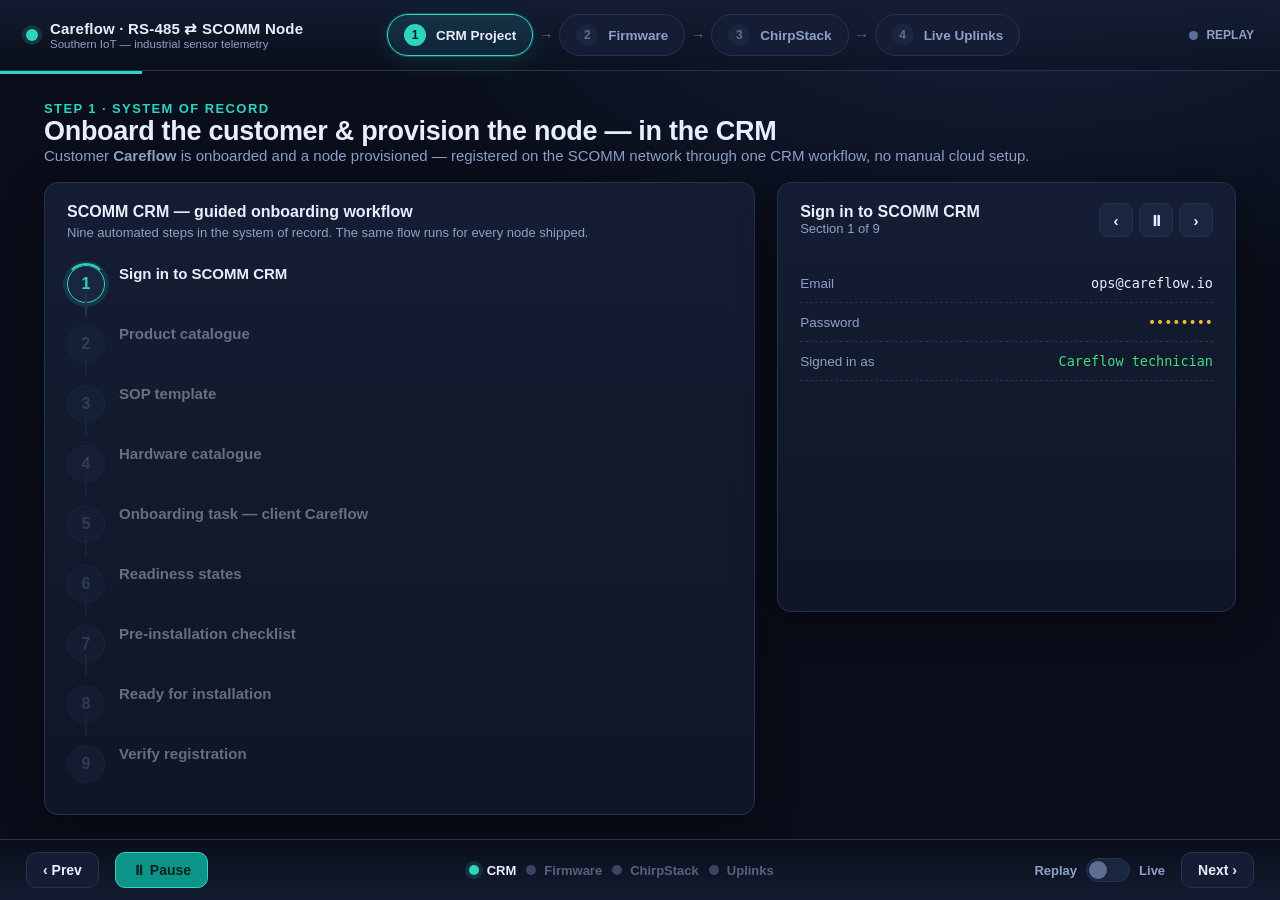
<file: presentation/index.html>
<!DOCTYPE html>
<html lang="en">
<head>
<meta charset="UTF-8" />
<meta name="viewport" content="width=device-width, initial-scale=1.0" />
<title>Careflow RS-485 SCOMM Node — Workflow Presentation</title>
<!--
  Self-contained, zero-dependency presentation for non-technical staff (ops / sales / marketing).
  Walks the full product workflow: CRM project init (Careflow) → firmware → ChirpStack → live uplinks.
  All numbers are REAL values captured by the rak3112-rs485-node project (see README.md).
  Optional live mode: drop a presentation/config.js defining window.LIVE — absent => replay only.
-->
<style>
  :root {
    --bg:        #0a0e1a;
    --bg2:       #0f1626;
    --panel:     #141d33;
    --panel2:    #1a2540;
    --line:      #243352;
    --ink:       #e8eefc;
    --muted:     #8ea0c6;
    --dim:       #5d6f96;
    --teal:      #2dd4bf;
    --teal-d:    #0d9488;
    --blue:      #4f9cff;
    --green:     #46d97f;
    --amber:     #f5b942;
    --red:       #ff6b6b;
    --violet:    #a78bfa;
    --shadow:    0 10px 40px rgba(0,0,0,.45);
    --r:         14px;
  }
  * { box-sizing: border-box; }
  html, body { height: 100%; margin: 0; }
  body {
    background: radial-gradient(1200px 700px at 80% -10%, #16223f 0%, var(--bg) 55%), var(--bg);
    color: var(--ink);
    font-family: -apple-system, BlinkMacSystemFont, "Segoe UI", Roboto, Helvetica, Arial, sans-serif;
    font-size: 16px;
    overflow: hidden;
    -webkit-font-smoothing: antialiased;
  }
  .app { display: flex; flex-direction: column; height: 100vh; }

  /* ---------- top ribbon ---------- */
  header.ribbon {
    display: flex; align-items: center; gap: 18px;
    padding: 14px 26px; border-bottom: 1px solid var(--line);
    background: linear-gradient(180deg, rgba(20,29,51,.9), rgba(10,14,26,.4));
  }
  .brand { display: flex; align-items: center; gap: 12px; min-width: 270px; }
  .brand .dot { width: 12px; height: 12px; border-radius: 50%; background: var(--teal);
    box-shadow: 0 0 0 4px rgba(45,212,191,.18); animation: pulse 2.4s infinite; }
  .brand b { font-size: 15px; letter-spacing: .2px; }
  .brand span { display: block; font-size: 11.5px; color: var(--muted); font-weight: 500; }
  @keyframes pulse { 0%,100%{ box-shadow:0 0 0 4px rgba(45,212,191,.18);} 50%{ box-shadow:0 0 0 9px rgba(45,212,191,0);} }

  .pipeline { display: flex; align-items: center; gap: 6px; flex: 1; justify-content: center; }
  .stage {
    display: flex; align-items: center; gap: 10px; padding: 9px 16px; border-radius: 999px;
    border: 1px solid var(--line); background: var(--panel); color: var(--muted);
    font-weight: 600; font-size: 13.5px; white-space: nowrap; transition: all .4s ease;
  }
  .stage .n { width: 22px; height: 22px; border-radius: 50%; display: grid; place-items: center;
    background: var(--panel2); color: var(--dim); font-size: 12px; font-weight: 700; }
  .stage.active { border-color: var(--teal); color: var(--ink); background: linear-gradient(180deg,#163243,#10243a);
    box-shadow: 0 0 0 1px rgba(45,212,191,.3), 0 8px 24px rgba(45,212,191,.12); }
  .stage.active .n { background: var(--teal); color: #04221d; }
  .stage.done { color: var(--green); border-color: rgba(70,217,127,.4); }
  .stage.done .n { background: rgba(70,217,127,.16); color: var(--green); }
  .arr { color: var(--dim); font-size: 14px; }

  .mode-pill { display:flex; align-items:center; gap:8px; min-width: 150px; justify-content:flex-end; }
  .mode-pill .live-led { width:9px; height:9px; border-radius:50%; background:var(--dim); }
  .mode-pill.is-live .live-led { background: var(--red); animation: pulse 1.2s infinite; }
  .mode-pill small { color: var(--muted); font-weight:600; font-size:12px; }

  /* ---------- scene area ---------- */
  main { position: relative; flex: 1; overflow: hidden; }
  .scene {
    position: absolute; inset: 0; padding: 30px 44px;
    opacity: 0; transform: translateY(14px); pointer-events: none;
    transition: opacity .5s ease, transform .5s ease; overflow: auto;
  }
  .scene.show { opacity: 1; transform: none; pointer-events: auto; }
  .scene-head { display: flex; align-items: baseline; gap: 16px; margin-bottom: 18px; }
  .scene-head h1 { margin: 0; font-size: 27px; letter-spacing: -.3px; }
  .scene-head .kicker { color: var(--teal); font-weight: 700; font-size: 13px; text-transform: uppercase; letter-spacing: 1.4px; }
  .scene-head p { margin: 0; color: var(--muted); font-size: 15px; }

  .grid { display: grid; gap: 22px; }
  .card {
    background: linear-gradient(180deg, var(--panel), var(--bg2));
    border: 1px solid var(--line); border-radius: var(--r); padding: 20px 22px; box-shadow: var(--shadow);
  }
  .card h3 { margin: 0 0 4px; font-size: 16px; }
  .card .sub { color: var(--muted); font-size: 13px; margin-bottom: 14px; }

  /* ---------- scene 1: CRM stepper ---------- */
  .crm-grid { grid-template-columns: 1.55fr 1fr; align-items: start; }
  .stepper { list-style: none; margin: 0; padding: 0; }
  .step { display: grid; grid-template-columns: 38px 1fr; gap: 14px; padding: 11px 0; position: relative; opacity: .4; transition: opacity .4s; }
  .step:not(:last-child)::before { content:""; position:absolute; left:18px; top:40px; bottom:-2px; width:2px; background: var(--line); }
  .step.run, .step.done { opacity: 1; }
  .step .ic { width: 38px; height: 38px; border-radius: 50%; display: grid; place-items: center;
    background: var(--panel2); border: 1px solid var(--line); font-weight: 700; color: var(--dim); transition: all .4s; }
  .step.run .ic { border-color: var(--teal); color: var(--teal); box-shadow: 0 0 0 4px rgba(45,212,191,.14); }
  .step.run .ic::after { content:""; position:absolute; width:38px; height:38px; border-radius:50%;
    border:2px solid transparent; border-top-color: var(--teal); animation: spin .8s linear infinite; }
  .step.done .ic { background: rgba(70,217,127,.16); border-color: rgba(70,217,127,.5); color: var(--green); }
  @keyframes spin { to { transform: rotate(360deg); } }
  .step .t { font-weight: 650; font-size: 15px; }
  .step .d { color: var(--muted); font-size: 13px; margin-top: 2px; }
  .substates { display: flex; flex-wrap: wrap; gap: 7px; margin-top: 9px; }
  .substates span { font-size: 11px; padding: 4px 9px; border-radius: 6px; background: var(--panel2);
    color: var(--dim); border: 1px solid var(--line); transition: all .35s; font-weight: 600; letter-spacing:.2px; }
  .substates span.on { color: var(--green); border-color: rgba(70,217,127,.45); background: rgba(70,217,127,.1); }

  .id-card .row { display: flex; justify-content: space-between; align-items: center; gap: 14px;
    padding: 11px 0; border-bottom: 1px dashed var(--line); }
  .id-card .row:last-child { border-bottom: 0; }
  .id-card .k { color: var(--muted); font-size: 13px; }
  .id-card .v { font-family: ui-monospace, SFMono-Regular, Menlo, monospace; font-size: 13.5px; color: var(--ink);
    opacity: 0; transform: translateX(8px); transition: all .45s; text-align: right; }
  .id-card .v.in { opacity: 1; transform: none; }
  .id-card .v.secret { color: var(--amber); }
  .id-card .v.demo::after { content:" demo"; color: var(--dim); font-size: 10px; font-family: inherit; }
  .reg-banner { margin-top: 16px; padding: 13px 16px; border-radius: 10px; display: flex; align-items: center; gap: 10px;
    background: rgba(70,217,127,.08); border: 1px solid rgba(70,217,127,.3); color: var(--green);
    font-weight: 650; opacity: 0; transform: scale(.96); transition: all .5s; }
  .reg-banner.in { opacity: 1; transform: none; }

  /* form panel (scene 1 right column) */
  .form-card { display: flex; flex-direction: column; min-height: 430px; }
  .form-head { display: flex; justify-content: space-between; align-items: flex-start; gap: 12px; }
  .form-head h3 { margin: 0; }
  .form-ctrls { display: flex; gap: 6px; align-items: center; flex-shrink: 0; }
  .fbtn { width: 34px; height: 34px; border-radius: 9px; border: 1px solid var(--line); background: var(--panel2);
    color: var(--ink); font-size: 15px; font-weight: 700; cursor: pointer; transition: all .2s; line-height: 1; }
  .fbtn:hover { border-color: var(--teal); color: var(--teal); }
  .fbtn:active { transform: translateY(1px); }
  .form-body { margin-top: 14px; flex: 1; }
  .frow { display: flex; justify-content: space-between; gap: 14px; align-items: center; padding: 11px 0;
    border-bottom: 1px dashed var(--line); opacity: 0; transform: translateY(5px); transition: all .35s; }
  .frow.in { opacity: 1; transform: none; }
  .frow .fl { color: var(--muted); font-size: 13.5px; }
  .frow .fv { font-family: ui-monospace, SFMono-Regular, Menlo, monospace; font-size: 13.5px; text-align: right; color: var(--ink); }
  .frow .fv.secret { color: var(--amber); }
  .frow .fv.ok { color: var(--green); }
  .frow .fv.demo::after { content: " demo"; color: var(--dim); font-size: 10px; font-family: -apple-system, sans-serif; }
  .checks { display: grid; grid-template-columns: 1fr 1fr; gap: 9px 18px; margin: 2px 0 6px; }
  .chk-item { display: flex; align-items: center; gap: 9px; font-size: 13px; color: var(--muted);
    opacity: 0; transform: translateY(5px); transition: all .3s; }
  .chk-item.in { opacity: 1; transform: none; }
  .chk-item i { width: 18px; height: 18px; border-radius: 5px; background: rgba(70,217,127,.16);
    color: var(--green); display: grid; place-items: center; font-style: normal; font-size: 11px; font-weight: 800; }

  /* ---------- scene 2: firmware ---------- */
  .flow { display: flex; align-items: stretch; gap: 0; margin: 6px 0 8px; }
  .flow .node { flex: 1; text-align: center; padding: 16px 8px; border-radius: 12px; background: var(--panel2);
    border: 1px solid var(--line); opacity: .35; transform: translateY(6px); transition: all .45s; }
  .flow .node.in { opacity: 1; transform: none; border-color: var(--teal); }
  .flow .node .ico { font-size: 26px; }
  .flow .node .nm { font-weight: 700; font-size: 13.5px; margin-top: 6px; }
  .flow .node .ds { font-size: 11.5px; color: var(--muted); margin-top: 2px; }
  .flow .pipe { width: 42px; align-self: center; height: 2px; background: var(--line); position: relative; }
  .flow .pipe.in { background: var(--teal); }
  .flow .pipe.in::after { content:"›"; position:absolute; right:-4px; top:-12px; color: var(--teal); font-size: 20px; }

  .comp-grid { grid-template-columns: repeat(5, 1fr); gap: 12px; margin-top: 6px; }
  .comp { padding: 13px; border-radius: 10px; background: var(--panel2); border: 1px solid var(--line);
    opacity: .35; transform: translateY(6px); transition: all .4s; }
  .comp.in { opacity: 1; transform: none; }
  .comp b { font-family: ui-monospace, monospace; font-size: 13px; color: var(--teal); }
  .comp p { margin: 5px 0 0; font-size: 12px; color: var(--muted); line-height: 1.35; }

  .ci { display: flex; align-items: center; gap: 10px; flex-wrap: wrap; }
  .ci .gate { padding: 8px 13px; border-radius: 8px; background: var(--panel2); border: 1px solid var(--line);
    font-size: 13px; font-weight: 600; color: var(--muted); opacity: .4; transition: all .4s; display:flex; gap:7px; align-items:center; }
  .ci .gate.in { opacity: 1; color: var(--green); border-color: rgba(70,217,127,.4); }
  .ci .gate .chk { color: var(--green); }
  .ci .sep { color: var(--dim); }

  .timeline { display: flex; gap: 6px; margin-top: 8px; }
  .ms { flex: 1; text-align: center; }
  .ms .bar { height: 8px; border-radius: 5px; background: var(--panel2); border: 1px solid var(--line); transition: all .4s; }
  .ms.in .bar { background: linear-gradient(90deg, var(--teal-d), var(--teal)); border-color: var(--teal); }
  .ms .lb { font-size: 11px; color: var(--muted); margin-top: 6px; font-weight: 600; }
  .ms .dt { font-size: 10px; color: var(--dim); }

  /* ---------- scene 3: chirpstack ---------- */
  .cs-table { width: 100%; border-collapse: collapse; font-size: 13.5px; }
  .cs-table th { text-align: left; color: var(--muted); font-weight: 600; padding: 9px 12px; border-bottom: 1px solid var(--line); font-size: 12px; }
  .cs-table td { padding: 12px; border-bottom: 1px solid var(--line); font-family: ui-monospace, monospace; }
  .cs-row { opacity: 0; transform: translateX(-8px); transition: all .5s; }
  .cs-row.in { opacity: 1; transform: none; }
  .badge { display: inline-block; padding: 3px 9px; border-radius: 6px; font-size: 11px; font-weight: 700; font-family: var(--font); }
  .badge.ok { background: rgba(70,217,127,.14); color: var(--green); }
  .badge.profile { background: rgba(79,156,255,.14); color: var(--blue); }

  .join { display: grid; grid-template-columns: 1fr auto 1fr; gap: 16px; align-items: center; margin: 18px 0 4px; }
  .join .ep { text-align: center; padding: 20px; border-radius: 12px; background: var(--panel2); border: 1px solid var(--line); }
  .join .ep .ico { font-size: 32px; }
  .join .ep .nm { font-weight: 700; margin-top: 8px; }
  .join .ep .ds { font-size: 12px; color: var(--muted); }
  .join .wire { position: relative; height: 90px; }
  .join .msg { position: absolute; left: 0; right: 0; text-align: center; font-size: 12px; font-weight: 700;
    padding: 6px 10px; border-radius: 999px; opacity: 0; }
  .join .msg.req { top: 8px; color: var(--amber); background: rgba(245,185,66,.12); border: 1px solid rgba(245,185,66,.35); }
  .join .msg.acc { bottom: 8px; color: var(--green); background: rgba(70,217,127,.12); border: 1px solid rgba(70,217,127,.35); }
  .join .msg.fly-r { animation: flyR 1.6s ease forwards; }
  .join .msg.fly-a { animation: flyA 1.6s ease forwards; }
  @keyframes flyR { 0%{opacity:0; transform:translateX(-60px);} 20%{opacity:1;} 80%{opacity:1;} 100%{opacity:1; transform:translateX(60px);} }
  @keyframes flyA { 0%{opacity:0; transform:translateX(60px);} 20%{opacity:1;} 80%{opacity:1;} 100%{opacity:1; transform:translateX(-60px);} }
  .joined { margin-top: 14px; text-align: center; font-weight: 750; font-size: 18px; color: var(--green);
    opacity: 0; transform: scale(.9); transition: all .5s; }
  .joined.in { opacity: 1; transform: none; }

  /* ---------- scene 4: dashboard ---------- */
  .dash-grid { grid-template-columns: 1fr 1fr 0.9fr; gap: 18px; }
  .feed { max-height: 320px; overflow: hidden; }
  .feed .u { display: grid; grid-template-columns: auto 1fr auto; gap: 12px; align-items: center;
    padding: 9px 4px; border-bottom: 1px solid var(--line); font-size: 13px; animation: slideIn .4s ease; }
  @keyframes slideIn { from { opacity: 0; transform: translateY(-8px); } to { opacity: 1; transform: none; } }
  .feed .u .fc { font-family: ui-monospace, monospace; color: var(--dim); font-size: 12px; }
  .feed .u .dv { font-weight: 650; }
  .feed .u .dv .tag { font-size: 10px; color: var(--violet); }
  .feed .u .rs { font-family: ui-monospace, monospace; color: var(--muted); font-size: 12px; text-align: right; }

  .gauge-wrap { display: flex; flex-direction: column; align-items: center; }
  canvas { display: block; }
  .big { font-size: 34px; font-weight: 750; letter-spacing: -.5px; }
  .big small { font-size: 16px; color: var(--muted); font-weight: 600; }

  .hexline { font-family: ui-monospace, monospace; font-size: 14px; letter-spacing: 1px; margin: 8px 0 2px; word-break: break-all; }
  .hexline b { color: var(--teal); }
  .hexline .hdr { color: var(--amber); }
  .decoded { font-family: ui-monospace, monospace; font-size: 12px; color: var(--muted); background: var(--bg);
    border: 1px solid var(--line); border-radius: 8px; padding: 10px 12px; margin-top: 8px; line-height: 1.55; }
  .decoded .ky { color: var(--blue); }
  .decoded .vl { color: var(--ink); }

  .vbars { display: grid; gap: 9px; margin: 4px 0; }
  .vbar { display: grid; grid-template-columns: 42px 1fr 70px; align-items: center; gap: 10px; }
  .vbar .nm { font-size: 12px; color: var(--muted); }
  .vbar .track { height: 12px; border-radius: 6px; background: var(--panel2); overflow: hidden; }
  .vbar .fill { height: 100%; border-radius: 6px; background: linear-gradient(90deg, var(--teal-d), var(--teal)); transition: width .6s ease; }
  .vbar .val { font-family: ui-monospace, monospace; font-size: 13px; text-align: right; }
  .metrics { display: grid; grid-template-columns: 1fr 1fr; gap: 10px; margin-top: 12px; }
  .metric { background: var(--bg); border: 1px solid var(--line); border-radius: 8px; padding: 10px 12px; }
  .metric .ml { font-size: 11px; color: var(--muted); }
  .metric .mv { font-size: 19px; font-weight: 700; font-family: ui-monospace, monospace; }
  .sim-badge { display: inline-block; padding: 3px 9px; border-radius: 6px; font-size: 10.5px; font-weight: 800;
    background: rgba(167,139,250,.15); color: var(--violet); border: 1px solid rgba(167,139,250,.4); letter-spacing: .5px; }
  .real-badge { background: rgba(70,217,127,.14); color: var(--green); border-color: rgba(70,217,127,.4); }

  .link-rows .lr { display: flex; justify-content: space-between; padding: 9px 0; border-bottom: 1px solid var(--line); }
  .link-rows .lr .lk { color: var(--muted); font-size: 13px; }
  .link-rows .lr .lv { font-family: ui-monospace, monospace; font-weight: 650; font-size: 14px; }
  .sig-good { color: var(--green); }

  /* ---------- bottom controls ---------- */
  footer.controls {
    display: flex; align-items: center; gap: 16px; padding: 12px 26px;
    border-top: 1px solid var(--line); background: linear-gradient(0deg, rgba(20,29,51,.9), rgba(10,14,26,.3));
  }
  .btn { display: inline-flex; align-items: center; gap: 8px; padding: 9px 16px; border-radius: 10px;
    border: 1px solid var(--line); background: var(--panel); color: var(--ink); font-size: 14px; font-weight: 600;
    cursor: pointer; transition: all .2s; }
  .btn:hover { border-color: var(--teal); background: var(--panel2); }
  .btn:active { transform: translateY(1px); }
  .btn.primary { background: var(--teal-d); border-color: var(--teal); color: #04221d; }
  .dots { display: flex; gap: 10px; flex: 1; justify-content: center; }
  .dots .d { display: flex; align-items: center; gap: 8px; cursor: pointer; opacity: .55; transition: opacity .3s; }
  .dots .d:hover { opacity: 1; }
  .dots .d.on { opacity: 1; }
  .dots .d i { width: 10px; height: 10px; border-radius: 50%; background: var(--dim); transition: all .3s; font-style: normal; }
  .dots .d.on i { background: var(--teal); box-shadow: 0 0 0 4px rgba(45,212,191,.15); }
  .dots .d span { font-size: 13px; color: var(--muted); font-weight: 600; }
  .dots .d.on span { color: var(--ink); }
  .toggle { display: flex; align-items: center; gap: 9px; cursor: pointer; user-select: none; }
  .toggle .sw { width: 44px; height: 24px; border-radius: 999px; background: var(--panel2); border: 1px solid var(--line); position: relative; transition: all .3s; }
  .toggle .sw::after { content:""; position: absolute; top: 2px; left: 2px; width: 18px; height: 18px; border-radius: 50%; background: var(--dim); transition: all .3s; }
  .toggle.on .sw { background: rgba(255,107,107,.2); border-color: var(--red); }
  .toggle.on .sw::after { left: 22px; background: var(--red); }
  .toggle small { font-size: 13px; color: var(--muted); font-weight: 600; }

  .banner { position: fixed; top: 74px; left: 50%; transform: translateX(-50%) translateY(-12px); z-index: 50;
    padding: 11px 18px; border-radius: 10px; background: var(--panel); border: 1px solid var(--amber);
    color: var(--amber); font-size: 13.5px; font-weight: 600; box-shadow: var(--shadow); opacity: 0; pointer-events: none;
    transition: all .35s; }
  .banner.show { opacity: 1; transform: translateX(-50%) translateY(0); }

  .progress { position: absolute; top: 0; left: 0; height: 3px; background: var(--teal); width: 0; transition: width .25s linear; z-index: 5; }
  .auto-off .progress { opacity: 0; }
</style>
</head>
<body>
<div class="app">
  <!-- ============ TOP RIBBON ============ -->
  <header class="ribbon">
    <div class="brand">
      <span class="dot"></span>
      <div><b>Careflow · RS-485 ⇄ SCOMM Node</b><span>Southern IoT — industrial sensor telemetry</span></div>
    </div>
    <nav class="pipeline" id="pipeline">
      <div class="stage" data-s="0"><span class="n">1</span> CRM Project</div>
      <span class="arr">→</span>
      <div class="stage" data-s="1"><span class="n">2</span> Firmware</div>
      <span class="arr">→</span>
      <div class="stage" data-s="2"><span class="n">3</span> ChirpStack</div>
      <span class="arr">→</span>
      <div class="stage" data-s="3"><span class="n">4</span> Live Uplinks</div>
    </nav>
    <div class="mode-pill" id="modePill"><span class="live-led"></span><small>REPLAY</small></div>
  </header>

  <!-- ============ SCENES ============ -->
  <main>
    <div class="progress" id="progress"></div>

    <!-- ---------- SCENE 1: CRM ---------- -->
    <section class="scene" data-scene="0">
      <div class="scene-head">
        <div>
          <div class="kicker">Step 1 · System of Record</div>
          <h1>Onboard the customer &amp; provision the node — in the CRM</h1>
          <p>Customer <b>Careflow</b> is onboarded and a node provisioned — registered on the SCOMM network through one CRM workflow, no manual cloud setup.</p>
        </div>
      </div>
      <div class="grid crm-grid">
        <div class="card">
          <h3>SCOMM CRM — guided onboarding workflow</h3>
          <div class="sub">Nine automated steps in the system of record. The same flow runs for every node shipped.</div>
          <ul class="stepper" id="stepper"></ul>
        </div>
        <div class="card form-card">
          <div class="form-head">
            <div>
              <h3 id="formTitle">Sign in to SCOMM CRM</h3>
              <div class="sub" id="formStep">Section 1 of 9</div>
            </div>
            <div class="form-ctrls">
              <button class="fbtn" id="crmPrev" title="Previous section">‹</button>
              <button class="fbtn" id="crmPlay" title="Pause / resume walkthrough">⏸</button>
              <button class="fbtn" id="crmNext" title="Next section">›</button>
            </div>
          </div>
          <div class="form-body" id="formBody"></div>
          <div class="reg-banner" id="regBanner">✓ SCOMM registration COMPLETED · node live</div>
        </div>
      </div>
    </section>

    <!-- ---------- SCENE 2: FIRMWARE ---------- -->
    <section class="scene" data-scene="1">
      <div class="scene-head">
        <div>
          <div class="kicker">Step 2 · The Product</div>
          <h1>What the firmware does — and how we prove it works</h1>
          <p>The node reads industrial sensors over an RS-485 cable and reports them wirelessly, over kilometres, on low power.</p>
        </div>
      </div>
      <div class="grid" style="grid-template-columns:1fr;">
        <div class="card">
          <h3>How the data travels</h3>
          <div class="flow" id="flow">
            <div class="node" data-f="0"><div class="ico">🏭</div><div class="nm">Sensor</div><div class="ds">Meter / wind sensor</div></div>
            <div class="pipe" data-p="0"></div>
            <div class="node" data-f="1"><div class="ico">🔌</div><div class="nm">RS-485</div><div class="ds">Rugged field bus</div></div>
            <div class="pipe" data-p="1"></div>
            <div class="node" data-f="2"><div class="ico">🧠</div><div class="nm">Careflow</div><div class="ds">ESP32-S3 brain</div></div>
            <div class="pipe" data-p="2"></div>
            <div class="node" data-f="3"><div class="ico">📡</div><div class="nm">SCOMM radio</div><div class="ds">Long-range, low-power</div></div>
            <div class="pipe" data-p="3"></div>
            <div class="node" data-f="4"><div class="ico">☁️</div><div class="nm">ChirpStack</div><div class="ds">Network server</div></div>
          </div>
        </div>
        <div class="grid" style="grid-template-columns:1.4fr 1fr; gap:22px;">
          <div class="card">
            <h3>Inside the firmware</h3>
            <div class="sub">Small, tested building blocks — each does one job.</div>
            <div class="grid comp-grid" id="comps">
              <div class="comp" data-c="0"><b>rs485</b><p>Talks on the two-wire bus, switches direction</p></div>
              <div class="comp" data-c="1"><b>modbus</b><p>Speaks the industrial sensor language</p></div>
              <div class="comp" data-c="2"><b>meter</b><p>Knows each sensor's data map</p></div>
              <div class="comp" data-c="3"><b>payload</b><p>Packs readings into tiny radio messages</p></div>
              <div class="comp" data-c="4"><b>scomm</b><p>Joins the network &amp; sends uplinks</p></div>
            </div>
          </div>
          <div class="card">
            <h3>Quality gates — every change</h3>
            <div class="sub">Nothing ships unless all checks pass automatically.</div>
            <div class="ci" id="ci">
              <span class="gate" data-g="0"><span class="chk">✓</span> Secrets scan</span>
              <span class="gate" data-g="1"><span class="chk">✓</span> Format / lint</span>
              <span class="gate" data-g="2"><span class="chk">✓</span> Build</span>
              <span class="gate" data-g="3"><span class="chk">✓</span> Tests</span>
            </div>
          </div>
        </div>
        <div class="card">
          <h3>Delivered in phases — each one independently verified</h3>
          <div class="sub">Six gates passed, May → June 2026. Every gate had a pass/fail bench test.</div>
          <div class="timeline" id="timeline">
            <div class="ms" data-m="0"><div class="bar"></div><div class="lb">Discovery</div><div class="dt">May 1</div></div>
            <div class="ms" data-m="1"><div class="bar"></div><div class="lb">Scaffold</div><div class="dt">May 1</div></div>
            <div class="ms" data-m="2"><div class="bar"></div><div class="lb">Pin map</div><div class="dt">May 2</div></div>
            <div class="ms" data-m="3"><div class="bar"></div><div class="lb">First flash</div><div class="dt">Jun 20</div></div>
            <div class="ms" data-m="4"><div class="bar"></div><div class="lb">RS-485</div><div class="dt">Jun 20</div></div>
            <div class="ms" data-m="5"><div class="bar"></div><div class="lb">SCOMM join</div><div class="dt">Jun 22</div></div>
            <div class="ms" data-m="6"><div class="bar"></div><div class="lb">Telemetry</div><div class="dt">Jun 24</div></div>
          </div>
        </div>
      </div>
    </section>

    <!-- ---------- SCENE 3: CHIRPSTACK ---------- -->
    <section class="scene" data-scene="2">
      <div class="scene-head">
        <div>
          <div class="kicker">Step 3 · Network Server</div>
          <h1>The node joins the SCOMM network</h1>
          <p>The CRM handed the node to ChirpStack. Now it powers on and securely joins over the air (OTAA).</p>
        </div>
      </div>
      <div class="grid" style="grid-template-columns:1fr;">
        <div class="card">
          <h3>Registered in ChirpStack</h3>
          <div class="sub">The device record the CRM created — ready to receive data.</div>
          <table class="cs-table">
            <thead><tr><th>Device</th><th>DevEUI</th><th>Application</th><th>Profile / Codec</th><th>Status</th></tr></thead>
            <tbody>
              <tr class="cs-row" id="csRow">
                <td>Careflow-RS485-0A1B2C</td>
                <td>ac1f09fffe0a1b2c</td>
                <td>careflow-rs485</td>
                <td><span class="badge profile">AS923 · payload codec</span></td>
                <td><span class="badge ok">● enabled</span></td>
              </tr>
            </tbody>
          </table>
        </div>
        <div class="card">
          <h3>Over-the-air join — 923.4 MHz (AS923-1)</h3>
          <div class="join">
            <div class="ep"><div class="ico">🧠</div><div class="nm">Careflow node</div><div class="ds">on the bench</div></div>
            <div class="wire">
              <div class="msg req" id="msgReq">Join-Request →</div>
              <div class="msg acc" id="msgAcc">← Join-Accept</div>
            </div>
            <div class="ep"><div class="ico">☁️</div><div class="nm">ChirpStack</div><div class="ds">10.10.8.140</div></div>
          </div>
          <div class="joined" id="joined">✓ Joined — device is on the network</div>
        </div>
      </div>
    </section>

    <!-- ---------- SCENE 4: DASHBOARD ---------- -->
    <section class="scene" data-scene="3">
      <div class="scene-head">
        <div>
          <div class="kicker">Step 4 · Operations</div>
          <h1>Live telemetry, decoded</h1>
          <p>Real readings arrive every cycle. The network server turns tiny radio packets back into plain numbers.</p>
        </div>
      </div>
      <div class="grid dash-grid">
        <!-- wind -->
        <div class="card">
          <h3>Wind sensor <span class="sim-badge real-badge" id="windFlag">REAL</span></h3>
          <div class="sub">RS-FSJT-N01 · uplink <span id="windFc">#434</span></div>
          <div class="gauge-wrap">
            <canvas id="windGauge" width="240" height="150"></canvas>
            <div class="big"><span id="windVal">0.40</span> <small>m/s</small></div>
          </div>
          <div class="hexline"><span class="hdr" id="windHdr">010200</span><b id="windBody">0028</b></div>
          <div class="decoded" id="windDecoded"></div>
        </div>
        <!-- meter -->
        <div class="card">
          <h3>Power meter <span class="sim-badge" id="meterFlag">SIMULATED</span></h3>
          <div class="sub">SELEC MFM384 · uplink <span id="meterFc">#440</span></div>
          <div class="vbars" id="vbars">
            <div class="vbar"><span class="nm">V1N</span><div class="track"><div class="fill" data-v="0"></div></div><span class="val" data-vv="0">230.6 V</span></div>
            <div class="vbar"><span class="nm">V2N</span><div class="track"><div class="fill" data-v="1"></div></div><span class="val" data-vv="1">232.2 V</span></div>
            <div class="vbar"><span class="nm">V3N</span><div class="track"><div class="fill" data-v="2"></div></div><span class="val" data-vv="2">227.2 V</span></div>
          </div>
          <div class="metrics">
            <div class="metric"><div class="ml">Total power</div><div class="mv" id="mPower">5.1<small> kW</small></div></div>
            <div class="metric"><div class="ml">Energy</div><div class="mv" id="mEnergy">1000.25<small> kWh</small></div></div>
            <div class="metric"><div class="ml">Frequency</div><div class="mv" id="mFreq">50.01<small> Hz</small></div></div>
            <div class="metric"><div class="ml">Power factor</div><div class="mv" id="mPf">0.95</div></div>
          </div>
        </div>
        <!-- link + feed -->
        <div>
          <div class="card" style="margin-bottom:18px;">
            <h3>Radio link quality</h3>
            <canvas id="rssiSpark" width="300" height="64" style="margin:6px 0 10px;"></canvas>
            <div class="link-rows">
              <div class="lr"><span class="lk">Signal (RSSI)</span><span class="lv sig-good" id="lRssi">−48 dBm</span></div>
              <div class="lr"><span class="lk">Clarity (SNR)</span><span class="lv sig-good" id="lSnr">+12.2 dB</span></div>
              <div class="lr"><span class="lk">Data rate</span><span class="lv">DR3 · SF9/BW125</span></div>
              <div class="lr"><span class="lk">Gateway</span><span class="lv">ac1f09…340d</span></div>
            </div>
          </div>
          <div class="card feed">
            <h3>Uplink feed</h3>
            <div id="feed"></div>
          </div>
        </div>
      </div>
    </section>
  </main>

  <!-- ============ CONTROLS ============ -->
  <footer class="controls">
    <button class="btn" id="prevBtn">‹ Prev</button>
    <button class="btn primary" id="playBtn">⏸ Pause</button>
    <div class="dots" id="dots">
      <div class="d" data-d="0"><i></i><span>CRM</span></div>
      <div class="d" data-d="1"><i></i><span>Firmware</span></div>
      <div class="d" data-d="2"><i></i><span>ChirpStack</span></div>
      <div class="d" data-d="3"><i></i><span>Uplinks</span></div>
    </div>
    <div class="toggle" id="liveToggle" title="Best-effort: needs internal network + presentation/config.js">
      <small>Replay</small><div class="sw"></div><small>Live</small>
    </div>
    <button class="btn" id="nextBtn">Next ›</button>
  </footer>
</div>

<div class="banner" id="banner"></div>

<script>
/* ============================================================================
   rak3112-rs485-node — presentation engine (vanilla JS, no dependencies)
   Data below is REAL telemetry captured by the project. DevEUI is a labeled
   demo value; AppKey is never shown. See README.md for provenance.
   ============================================================================ */
"use strict";

/* ---- real captured baseline values (ground truth) ---- */
const BASE = {
  wind:  { mps: 0.40, fc: 434 },                                   // payload 0102000028
  meter: { v: [230.6, 232.2, 227.2], kw: 5.1, kwh: 1000.25,        // payload 010101…
           hz: 50.01, pf: 0.95, fc: 440 },
  link:  { rssi: -48, snr: 12.2 }
};

/* ---- payload codec mirrors firmware/components/payload + chirpstack decoder ---- */
function u16be(n){ n = Math.round(n) & 0xffff; return [(n>>8)&0xff, n&0xff]; }
function u32be(n){ n = Math.round(n)>>>0; return [(n>>>24)&0xff,(n>>>16)&0xff,(n>>>8)&0xff,n&0xff]; }
function hex(arr){ return arr.map(b => b.toString(16).padStart(2,"0")).join(""); }

function encodeWind(mps, simulated){
  const flags = simulated ? 0x01 : 0x00;
  return [0x01, 0x02, flags].concat(u16be(mps*100));
}
function encodeMeter(m, simulated){
  const flags = simulated ? 0x01 : 0x00;
  return [0x01, 0x01, flags]
    .concat(u16be(m.v[0]*10), u16be(m.v[1]*10), u16be(m.v[2]*10),
            u16be(Math.round(m.kw*10)), u32be(m.kwh*100), u16be(m.hz*100), u16be(m.pf*1000));
}

/* ============================ scene controller ============================ */
const scenes = Array.from(document.querySelectorAll(".scene"));
const stages = Array.from(document.querySelectorAll(".stage"));
const dots   = Array.from(document.querySelectorAll(".dots .d"));
const progressEl = document.getElementById("progress");
const SCENE_MS = [16000, 15000, 11000, 26000];   // CRM weighted longest
let cur = -1, autoplay = true, sceneTimer = null, progTimer = null, sceneAbort = [];

function clearScene(){
  sceneAbort.forEach(id => clearTimeout(id));
  sceneAbort = [];
  if (sceneTimer) clearTimeout(sceneTimer);
  if (progTimer) clearInterval(progTimer);
}
function later(fn, ms){ const id = setTimeout(fn, ms); sceneAbort.push(id); return id; }

function go(n){
  n = (n + scenes.length) % scenes.length;
  if (n === cur) return;
  clearScene();
  cur = n;
  scenes.forEach((s,i) => s.classList.toggle("show", i === n));
  dots.forEach((d,i) => d.classList.toggle("on", i === n));
  stages.forEach((s,i) => {
    s.classList.toggle("active", i === n);
    s.classList.toggle("done", i < n);
    s.querySelector(".n").textContent = i < n ? "✓" : (i+1);
  });
  runScene(n);
  startProgress();
}
function next(){ go(cur+1); }
function prev(){ go(cur-1); }

function startProgress(){
  if (cur === 0) return;   // scene 1: the CRM form engine drives progress + advance
  progressEl.style.width = "0";
  if (!autoplay){ progressEl.style.opacity = 0; return; }
  progressEl.style.opacity = 1;
  const dur = SCENE_MS[cur]; const t0 = Date.now();
  progTimer = setInterval(() => {
    const p = Math.min(1, (Date.now()-t0)/dur);
    progressEl.style.width = (p*100) + "%";
  }, 80);
  sceneTimer = setTimeout(next, dur);
}

/* ============================ scene 1: CRM ============================ */
// Each section mirrors a step in tools/provision_node.py; the form shows the MINIMUM
// details submitted at that step. DevEUI is a labeled demo value; AppKey is never shown.
const SECTIONS = [
  { title: "Sign in to SCOMM CRM", fields: [
      ["Email", "ops@careflow.io"],
      ["Password", "••••••••", "secret"],
      ["Signed in as", "Careflow technician", "ok"] ] },
  { title: "Product catalogue", fields: [
      ["Product", "Careflow RS-485 SCOMM Node"],
      ["Code", "CAREFLOW-RS485-AS923"],
      ["Region", "AS923 · Bangladesh"] ] },
  { title: "SOP template", fields: [
      ["Procedure", "Bench bring-up"],
      ["Version", "1"],
      ["Status", "attached", "ok"] ] },
  { title: "Hardware catalogue", fields: [
      ["Catalogue entry", "Careflow RS-485 module"],
      ["Quantity", "1"],
      ["Mapped", "yes", "ok"] ] },
  { title: "Onboarding task — client Careflow", fields: [
      ["Client", "Careflow"],
      ["Contact", "Arif"],
      ["Email", "ops@careflow.io"],
      ["Site", "Dhaka, Bangladesh"] ] },
  { title: "Readiness states",
    states: ["SCHEDULED_VISIT", "REQUIREMENTS_COMPLETE", "HARDWARE_PROCUREMENT_COMPLETE", "HARDWARE_PREPARED_COMPLETE"],
    fields: [
      ["Serial", "Careflow-RS485-0A1B2C"],
      ["DevEUI", "ac1f09fffe0a1b2c", "demo"],
      ["AppKey", "•••• •••• (32 hex — vaulted)", "secret"],
      ["Firmware", "phase-6"] ] },
  { title: "Pre-installation checklist",
    checks: ["Devices tested", "Firmware loaded", "Credentials ready", "Network config",
             "Access arranged", "Contact available", "Install guide", "QR codes printed", "Date confirmed"] },
  { title: "Ready for installation", fields: [
      ["Transition", "READY_FOR_INSTALLATION", "ok"],
      ["Triggers", "SCOMM device registration", "ok"],
      ["Mode", "automatic · async", "ok"] ] },
  { title: "Verify registration", fields: [
      ["CRM status", "COMPLETED", "ok"],
      ["SCOMM device", "found ✓", "ok"],
      ["Serial", "Careflow-RS485-0A1B2C"] ] }
];
const CRM_DWELL = 1700;     // pause on each filled section before auto-advancing
let crm = { step: -1 };
let crmTimer = null;

function buildStepper(){
  const ul = document.getElementById("stepper");
  ul.innerHTML = SECTIONS.map((s,i) =>
    `<li class="step" data-k="${i}"><div class="ic">${i+1}</div><div class="t">${s.title}</div></li>`).join("");
  ul.querySelectorAll(".step").forEach(li =>
    li.onclick = () => { pauseAuto(); crmGo(+li.dataset.k, false); });
}

// Render one section's form; reveal fields one-by-one if animate. Returns reveal duration (ms).
function renderForm(sec, animate){
  const body = document.getElementById("formBody");
  let html = "";
  if (sec.states) html += '<div class="substates">' + sec.states.map(s => `<span>${s.replaceAll("_"," ")}</span>`).join("") + '</div>';
  if (sec.checks) html += '<div class="checks">' + sec.checks.map(c => `<div class="chk-item"><i>✓</i>${c}</div>`).join("") + '</div>';
  if (sec.fields) html += sec.fields.map(f => `<div class="frow"><span class="fl">${f[0]}</span><span class="fv ${f[2]||""}">${f[1]}</span></div>`).join("");
  body.innerHTML = html;
  const sitems = Array.from(body.querySelectorAll(".substates span"));
  const fitems = Array.from(body.querySelectorAll(".frow, .chk-item"));
  let k = 0;
  if (animate){
    sitems.forEach(el => later(() => el.classList.add("on"), 150 * k++ + 120));
    fitems.forEach(el => later(() => el.classList.add("in"), 150 * k++ + 120));
  } else {
    sitems.forEach(el => el.classList.add("on"));
    fitems.forEach(el => el.classList.add("in"));
  }
  return 150 * k + 120;
}

function crmGo(i, animate){
  i = Math.max(0, Math.min(SECTIONS.length - 1, i));
  crm.step = i;
  document.querySelectorAll("#stepper .step").forEach((st,j) => {
    st.classList.toggle("run", j === i);
    st.classList.toggle("done", j < i);
    st.querySelector(".ic").innerHTML = j < i ? "✓" : (j + 1);
  });
  document.getElementById("formTitle").textContent = SECTIONS[i].title;
  document.getElementById("formStep").textContent = "Section " + (i + 1) + " of " + SECTIONS.length;
  const revealMs = renderForm(SECTIONS[i], animate);
  document.getElementById("regBanner").classList.toggle("in", i === SECTIONS.length - 1);
  progressEl.style.opacity = 1;
  progressEl.style.width = ((i + 1) / SECTIONS.length * 100) + "%";
  if (crmTimer) clearTimeout(crmTimer);
  if (autoplay){
    const dwell = (animate ? revealMs : 0) + CRM_DWELL;
    crmTimer = setTimeout(() => {
      if (i < SECTIONS.length - 1) crmGo(i + 1, true);
      else later(next, 1300);
    }, dwell);
    sceneAbort.push(crmTimer);
  }
}
function runCRM(){ buildStepper(); crm.step = -1; crmGo(0, true); }

/* ============================ scene 2: firmware ============================ */
function runFirmware(){
  const nodes = Array.from(document.querySelectorAll("#flow .node"));
  const pipes = Array.from(document.querySelectorAll("#flow .pipe"));
  const comps = Array.from(document.querySelectorAll("#comps .comp"));
  const gates = Array.from(document.querySelectorAll("#ci .gate"));
  const ms    = Array.from(document.querySelectorAll("#timeline .ms"));
  [...nodes,...pipes,...comps,...gates,...ms].forEach(e => e.classList.remove("in"));
  let t = 200;
  nodes.forEach((n,i) => { later(()=>n.classList.add("in"), t); if (pipes[i]) later(()=>pipes[i].classList.add("in"), t+260); t += 420; });
  t += 200;
  comps.forEach((c,i) => later(()=>c.classList.add("in"), t + i*260));
  t += comps.length*260 + 200;
  gates.forEach((g,i) => later(()=>g.classList.add("in"), t + i*260));
  t += gates.length*260 + 200;
  ms.forEach((m,i) => later(()=>m.classList.add("in"), t + i*200));
}

/* ============================ scene 3: chirpstack ============================ */
function runChirp(){
  const row = document.getElementById("csRow");
  const req = document.getElementById("msgReq");
  const acc = document.getElementById("msgAcc");
  const joined = document.getElementById("joined");
  row.classList.remove("in"); joined.classList.remove("in");
  req.className = "msg req"; acc.className = "msg acc";
  later(()=>row.classList.add("in"), 400);
  later(()=>{ req.classList.add("fly-r"); }, 1600);
  later(()=>{ acc.classList.add("fly-a"); }, 3500);
  later(()=>joined.classList.add("in"), 5400);
}

/* ============================ scene 4: dashboard ============================ */
let dash = null;
function runDash(){
  // state seeded from real baseline
  dash = {
    wind:  Object.assign({}, BASE.wind),
    meter: { v: BASE.meter.v.slice(), kw: BASE.meter.kw, kwh: BASE.meter.kwh, hz: BASE.meter.hz, pf: BASE.meter.pf, fc: BASE.meter.fc },
    rssiHist: Array.from({length: 40}, () => BASE.link.rssi + (Math.random()*4-2)),
    feed: []
  };
  renderWind(true);
  renderMeter(true);
  drawSpark();
  // seed feed with the two real captured frames
  pushFeed({ dev:"RS-FSJT", real:true,  fc:BASE.wind.fc,  rssi:BASE.link.rssi });
  pushFeed({ dev:"MFM384",  real:false, fc:BASE.meter.fc, rssi:BASE.link.rssi-3 });
  scheduleTick();
}

let tickTimer = null;
function scheduleTick(){
  if (tickTimer) clearTimeout(tickTimer);
  // live mode is handled separately; replay generates frames locally
  tickTimer = setTimeout(() => { if (cur===3 && !liveMode) replayTick(); scheduleTick(); }, 3200);
  sceneAbort.push(tickTimer);
}

function jit(x, d){ return x + (Math.random()*2-1)*d; }
function replayTick(){
  const windTurn = Math.random() < 0.5;
  if (windTurn){
    dash.wind.fc += 1;
    dash.wind.mps = Math.max(0, jit(BASE.wind.mps, 0.25));
    renderWind(true);
    const rssi = Math.round(jit(BASE.link.rssi, 3));
    pushFrame(rssi);
    pushFeed({ dev:"RS-FSJT", real:true, fc:dash.wind.fc, rssi });
  } else {
    dash.meter.fc += 1;
    dash.meter.v = BASE.meter.v.map(v => jit(v, 1.2));
    dash.meter.kw = Math.max(0, jit(BASE.meter.kw, 0.6));
    dash.meter.kwh += dash.meter.kw * (3.2/3600);   // energy accumulates with power
    dash.meter.hz = jit(BASE.meter.hz, 0.03);
    dash.meter.pf = Math.min(1, jit(BASE.meter.pf, 0.02));
    renderMeter(true);
    const rssi = Math.round(jit(BASE.link.rssi-3, 3));
    pushFrame(rssi);
    pushFeed({ dev:"MFM384", real:false, fc:dash.meter.fc, rssi });
  }
}
function pushFrame(rssi){
  dash.rssiHist.push(rssi); if (dash.rssiHist.length > 40) dash.rssiHist.shift();
  document.getElementById("lRssi").textContent = rssi + " dBm";
  drawSpark();
}

function renderWind(animate){
  const w = dash.wind;
  document.getElementById("windFc").textContent = "#" + w.fc;
  document.getElementById("windVal").textContent = w.mps.toFixed(2);
  const bytes = encodeWind(w.mps, false);
  document.getElementById("windHdr").textContent = hex(bytes.slice(0,3));
  document.getElementById("windBody").textContent = hex(bytes.slice(3));
  document.getElementById("windDecoded").innerHTML =
    `<span class="ky">device</span>: <span class="vl">RS-FSJT-N01</span>  ·  ` +
    `<span class="ky">simulated</span>: <span class="vl">false</span><br>` +
    `<span class="ky">wind_mps</span>: <span class="vl">${w.mps.toFixed(2)}</span>`;
  drawGauge(document.getElementById("windGauge"), w.mps, 0, 12);
}
function renderMeter(){
  const m = dash.meter;
  document.getElementById("meterFc").textContent = "#" + m.fc;
  const fills = document.querySelectorAll('#vbars .fill');
  const vals  = document.querySelectorAll('#vbars .val');
  m.v.forEach((v,i) => {
    fills[i].style.width = Math.max(0, Math.min(100, (v/250)*100)) + "%";
    vals[i].textContent = v.toFixed(1) + " V";
  });
  document.getElementById("mPower").innerHTML  = m.kw.toFixed(1) + '<small> kW</small>';
  document.getElementById("mEnergy").innerHTML = m.kwh.toFixed(2) + '<small> kWh</small>';
  document.getElementById("mFreq").innerHTML   = m.hz.toFixed(2) + '<small> Hz</small>';
  document.getElementById("mPf").textContent   = m.pf.toFixed(2);
}

function pushFeed(f){
  dash.feed.unshift(f); if (dash.feed.length > 9) dash.feed.pop();
  const host = document.getElementById("feed");
  host.innerHTML = dash.feed.map(x =>
    `<div class="u"><span class="fc">#${x.fc}</span>` +
    `<span class="dv">${x.dev} <span class="tag">${x.real ? "" : "· sim"}</span></span>` +
    `<span class="rs">${x.rssi} dBm</span></div>`).join("");
}

/* ---- canvas: semicircular gauge ---- */
function drawGauge(cv, val, min, max){
  const ctx = cv.getContext("2d"); const W = cv.width, H = cv.height;
  ctx.clearRect(0,0,W,H);
  const cx = W/2, cy = H-12, r = 96;
  const a0 = Math.PI, a1 = 0;
  // track
  ctx.lineWidth = 14; ctx.lineCap = "round";
  ctx.strokeStyle = "#1a2540";
  ctx.beginPath(); ctx.arc(cx, cy, r, a0, a1); ctx.stroke();
  // value
  const frac = Math.max(0, Math.min(1, (val-min)/(max-min)));
  const grad = ctx.createLinearGradient(cx-r, 0, cx+r, 0);
  grad.addColorStop(0, "#0d9488"); grad.addColorStop(1, "#2dd4bf");
  ctx.strokeStyle = grad;
  ctx.beginPath(); ctx.arc(cx, cy, r, a0, a0 + (a1-a0)*frac); ctx.stroke();
  // needle dot
  const ang = a0 + (a1-a0)*frac;
  ctx.fillStyle = "#2dd4bf";
  ctx.beginPath(); ctx.arc(cx + r*Math.cos(ang), cy + r*Math.sin(ang), 7, 0, 2*Math.PI); ctx.fill();
}

/* ---- canvas: rssi sparkline ---- */
function drawSpark(){
  const cv = document.getElementById("rssiSpark");
  const ctx = cv.getContext("2d"); const W = cv.width, H = cv.height;
  ctx.clearRect(0,0,W,H);
  const data = dash.rssiHist; const lo = -95, hi = -30;
  const x = i => (i/(data.length-1))*W;
  const y = v => H - ((v-lo)/(hi-lo))*(H-8) - 4;
  // area
  ctx.beginPath(); ctx.moveTo(0, H);
  data.forEach((v,i) => ctx.lineTo(x(i), y(v)));
  ctx.lineTo(W, H); ctx.closePath();
  const g = ctx.createLinearGradient(0,0,0,H);
  g.addColorStop(0, "rgba(45,212,191,.35)"); g.addColorStop(1, "rgba(45,212,191,0)");
  ctx.fillStyle = g; ctx.fill();
  // line
  ctx.beginPath(); data.forEach((v,i) => i?ctx.lineTo(x(i),y(v)):ctx.moveTo(x(i),y(v)));
  ctx.strokeStyle = "#2dd4bf"; ctx.lineWidth = 2; ctx.stroke();
}

function runScene(n){
  if (n===0) runCRM();
  else if (n===1) runFirmware();
  else if (n===2) runChirp();
  else if (n===3) runDash();
}

/* ============================ live mode (best-effort) ============================ */
let liveMode = false;
function showBanner(msg, ms){
  const b = document.getElementById("banner");
  b.textContent = msg; b.classList.add("show");
  setTimeout(() => b.classList.remove("show"), ms || 4200);
}
async function tryLive(){
  // Requires presentation/config.js -> window.LIVE = { uplinkUrl, token }. Absent => not available.
  if (!window.LIVE || !window.LIVE.uplinkUrl){
    showBanner("Live unavailable — no config.js endpoint. Staying on replay.");
    return false;
  }
  try {
    const headers = window.LIVE.token ? { Authorization: "Bearer " + window.LIVE.token } : {};
    const res = await fetch(window.LIVE.uplinkUrl, { headers });
    if (!res.ok) throw new Error("HTTP " + res.status);
    await res.json();   // shape handled by operator's proxy; reaching here = network OK
    showBanner("● Live connected — streaming from ChirpStack.");
    return true;
  } catch (e){
    showBanner("Live unreachable (network / CORS). Staying on replay.");
    return false;
  }
}
function setLive(on){
  const pill = document.getElementById("modePill");
  const tog  = document.getElementById("liveToggle");
  liveMode = on;
  tog.classList.toggle("on", on);
  pill.classList.toggle("is-live", on);
  pill.querySelector("small").textContent = on ? "LIVE" : "REPLAY";
}

/* ============================ wiring ============================ */
document.getElementById("nextBtn").onclick = () => { pauseAuto(); next(); };
document.getElementById("prevBtn").onclick = () => { pauseAuto(); prev(); };
document.getElementById("playBtn").onclick = toggleAuto;
dots.forEach(d => d.onclick = () => { pauseAuto(); go(+d.dataset.d); });
stages.forEach(s => s.onclick = () => { pauseAuto(); go(+s.dataset.s); });

document.getElementById("liveToggle").onclick = async () => {
  if (liveMode){ setLive(false); showBanner("Switched to replay."); return; }
  const ok = await tryLive();
  setLive(ok);   // graceful: if live fails, stay replay but reflect attempt
  if (!ok) setLive(false);
};

// on-page CRM walkthrough controls (scene 1)
document.getElementById("crmPlay").onclick = toggleAuto;
document.getElementById("crmPrev").onclick = () => { pauseAuto(); crmGo(crm.step - 1, false); };
document.getElementById("crmNext").onclick = () => {
  if (crm.step < SECTIONS.length - 1){ pauseAuto(); crmGo(crm.step + 1, false); }
  else next();
};

function setPlayLabels(){
  document.getElementById("playBtn").textContent = autoplay ? "⏸ Pause" : "▶ Play";
  const cp = document.getElementById("crmPlay"); if (cp) cp.textContent = autoplay ? "⏸" : "▶";
}
function toggleAuto(){ autoplay ? pauseAuto() : resumeAuto(); }
function pauseAuto(){
  autoplay = false;
  setPlayLabels();
  document.body.classList.add("auto-off");
  if (sceneTimer) clearTimeout(sceneTimer);
  if (progTimer) clearInterval(progTimer);
  if (crmTimer) clearTimeout(crmTimer);
}
function resumeAuto(){
  autoplay = true;
  setPlayLabels();
  document.body.classList.remove("auto-off");
  if (cur === 0) crmGo(crm.step < 0 ? 0 : crm.step, false);   // reschedule from current section
  else startProgress();
}

document.addEventListener("keydown", e => {
  if (e.key === "ArrowRight"){ pauseAuto(); next(); }
  else if (e.key === "ArrowLeft"){ pauseAuto(); prev(); }
  else if (e.key === " "){ e.preventDefault(); toggleAuto(); }
});

/* go */
go(0);
</script>
</body>
</html>
</file>
